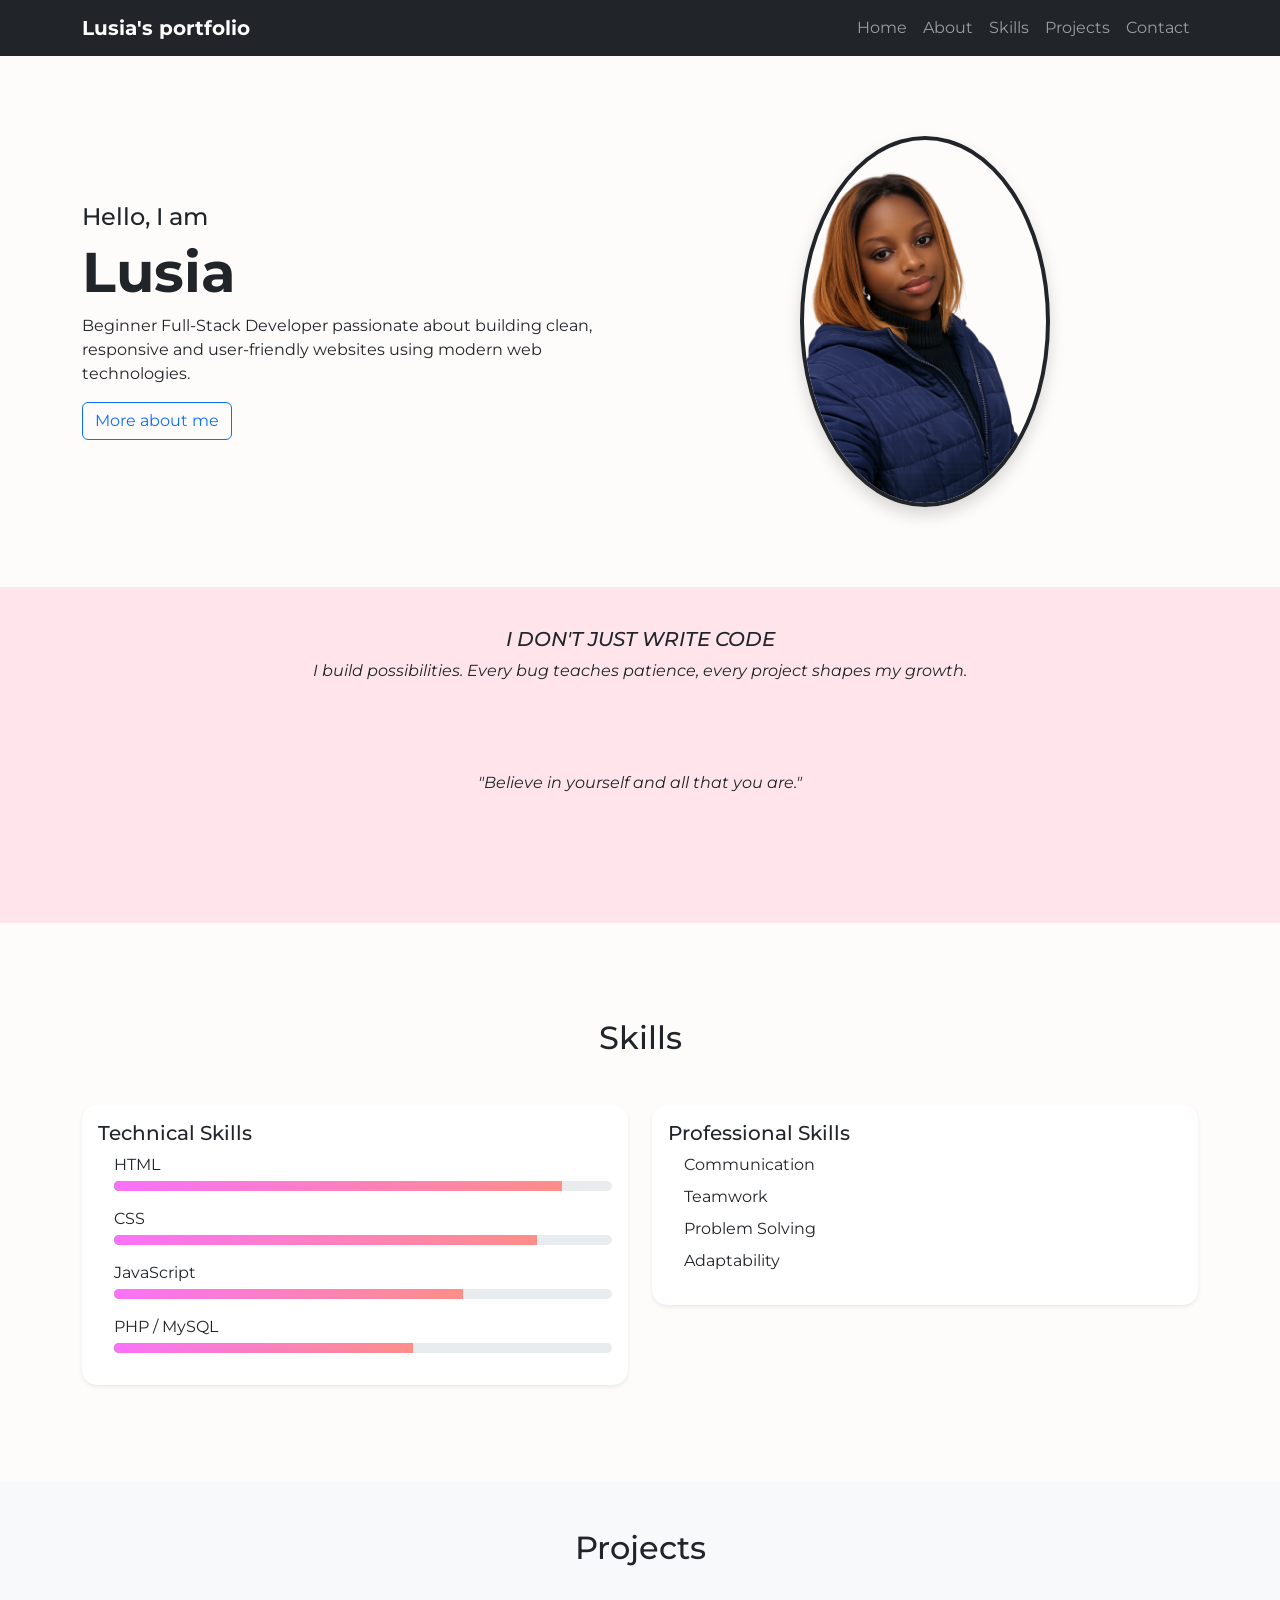
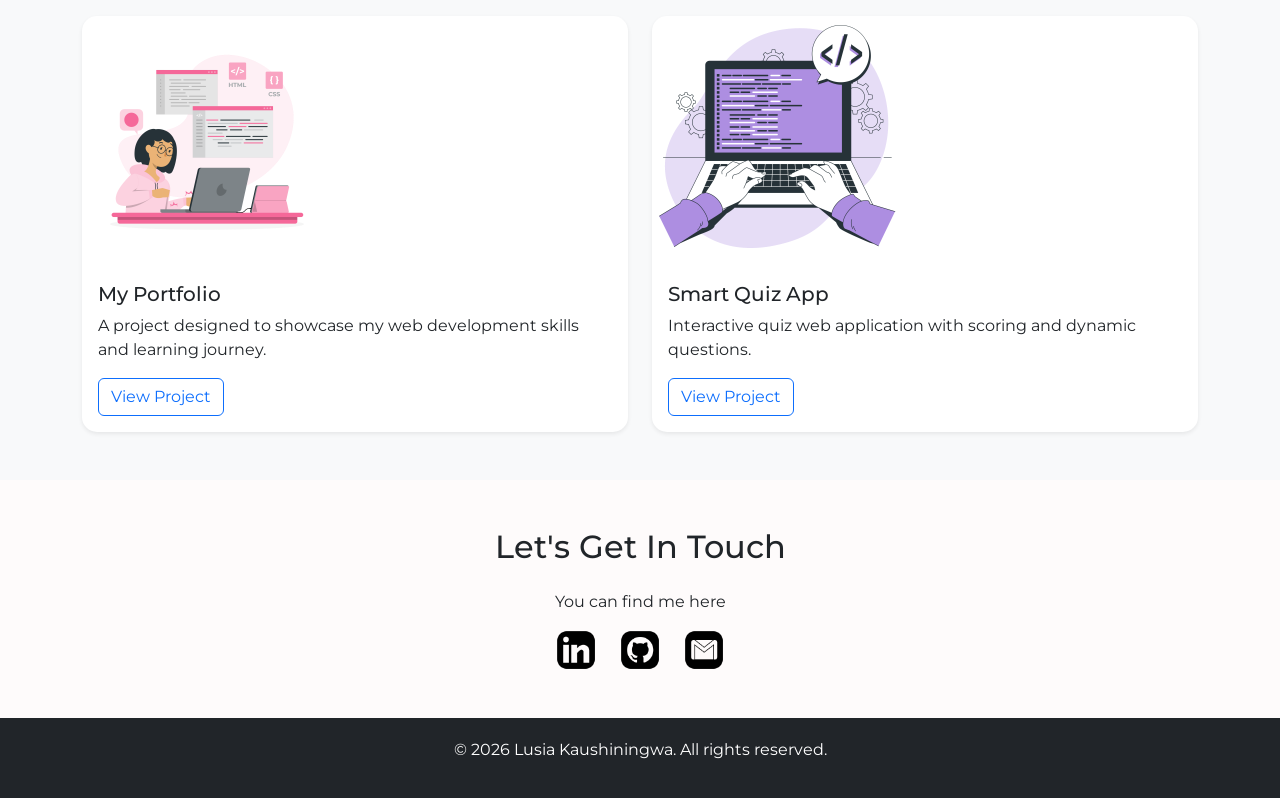
<file: index.html>
<!doctype html>
<html lang="en">

<head>
    <meta charset="UTF-8" />
    <meta name="viewport" content="width=device-width, initial-scale=1" />

    <title>Lusia Kaushiningwa | Portfolio</title>

    <meta name="description" content="Portfolio of Lusia Kaushiningwa - Beginner Full Stack Developer" />

    <link rel="icon" href="assets/Code blossom.jpg" />

    <!-- Bootstrap CSS -->
    <link href="https://cdn.jsdelivr.net/npm/bootstrap@5.3.2/dist/css/bootstrap.min.css" rel="stylesheet" />

    <!-- My Custom CSS LAST -->
    <link rel="stylesheet" href="../css/style.css" />

    <!-- Google Fonts -->
    <link href="https://fonts.googleapis.com/css2?family=Montserrat:wght@300;400;600&display=swap" rel="stylesheet" />
    <link href="https://fonts.googleapis.com/css2?family=Pacifico&family=Dancing+Script&display=swap" rel="stylesheet" />
</head>

<body>
    <!-- NAVBAR -->
    <nav class="navbar navbar-expand-lg navbar-dark bg-dark sticky-top">
        <div class="container">
            <a class="navbar-brand fw-bold" href="#">Lusia's portfolio</a>

            <button class="navbar-toggler" type="button" data-bs-toggle="collapse" data-bs-target="#navMenu">
          <span class="navbar-toggler-icon"></span>
        </button>

            <div class="collapse navbar-collapse" id="navMenu">
                <ul class="navbar-nav ms-auto">
                    <li class="nav-item">
                        <a class="nav-link" href="#">Home</a>
                    </li>

                    <li class="nav-item">
                        <a class="nav-link" href="about-me.html">About</a>
                    </li>

                    <li class="nav-item">
                        <a class="nav-link" href="skill-set.html">Skills</a>
                    </li>

                    <li class="nav-item">
                        <a class="nav-link" href="portfolio.html">Projects</a>
                    </li>

                    <li class="nav-item">
                        <a class="nav-link" href="#contact">Contact</a>
                    </li>
                </ul>
            </div>
        </div>
    </nav>

    <!-- HERO -->
    <section class="hero">
        <div class="container">
            <div class="row align-items-center">
                <div class="col-md-6">
                    <h4>Hello, I am</h4>

                    <h1 class="display-4 fw-bold">Lusia</h1>

                    <p>
                        Beginner Full-Stack Developer passionate about building clean, responsive and user-friendly websites using modern web technologies.
                    </p>

                    <a href="about-me.html" class="btn btn-outline-primary">
              More about me
            </a>
                </div>

                <div class="col-md-6 text-center">
                    <img src="assets/Lusia.png" class="img-fluid rounded-circle border border-4 border-dark shadow" alt="Lusia" style="width: 250px" />
                </div>
            </div>
        </div>
    </section>

    <!-- QUOTE -->
    <section class="quote">
        <div class="container">
            <h5 class="text-uppercase">I don't just write code</h5>

            <p>
                I build possibilities. Every bug teaches patience, every project shapes my growth.
            </p>
        </div>
        <blockquote class="quote text-center my-5">
            "Believe in yourself and all that you are."
        </blockquote>
    </section>

    <!-- SKILLS -->
    <section class="py-5">
        <div class="container py-5">
            <h2 class="text-center mb-5">Skills</h2>
            <div class="row g-4">
                <div class="col-md-6">
                    <div class="card shadow-sm">
                        <div class="card-body">
                            <h5>Technical Skills</h5>

                            <div class="mb-3 ps-3">
                                <p class="mb-1">HTML</p>
                                <div class="progress">
                                    <div class="progress-bar bg-success" style="width: 90%"></div>
                                </div>
                            </div>

                            <div class="mb-3 ps-3">
                                <p class="mb-1">CSS</p>
                                <div class="progress">
                                    <div class="progress-bar bg-info" style="width: 85%"></div>
                                </div>
                            </div>

                            <div class="mb-3 ps-3">
                                <p class="mb-1">JavaScript</p>
                                <div class="progress">
                                    <div class="progress-bar bg-warning" style="width: 70%"></div>
                                </div>
                            </div>

                            <div class="mb-3 ps-3">
                                <p class="mb-1">PHP / MySQL</p>
                                <div class="progress">
                                    <div class="progress-bar bg-secondary" style="width: 60%"></div>
                                </div>
                            </div>
                        </div>
                    </div>
                </div>
                <div class="col-md-6">
                    <div class="card shadow-sm">
                        <div class="card-body">
                            <h5>Professional Skills</h5>

                            <ul class="mb-3 ps-3">
                                <li class="mb-2">Communication</li>
                                <li class="mb-2">Teamwork</li>
                                <li class="mb-2">Problem Solving</li>
                                <li class="mb-2">Adaptability</li>
                            </ul>
                        </div>
                    </div>
                </div>
            </div>
        </div>
    </section>

    <!-- PROJECTS -->
    <section class="bg-light">
        <div class="container py-5">
            <h2 class="text-center mb-5">Projects</h2>

            <div class="row g-4">
                <div class="col-md-6">
                    <div class="card shadow-sm">
                        <img src="assets/project1.png" class="card-img-top" style="width: 250px" />

                        <div class="card-body">
                            <h5 class="card-title">My Portfolio</h5>

                            <p class="card-text">
                                A project designed to showcase my web development skills and learning journey.
                            </p>

                            <a href="portfolio.html" class="btn btn-outline-primary">
                View Project
              </a>
                        </div>
                    </div>
                </div>

                <div class="col-md-6">
                    <div class="card shadow-sm">
                        <img src="assets/project2.png" class="card-img-top" style="width: 250px" />

                        <div class="card-body">
                            <h5 class="card-title">Smart Quiz App</h5>

                            <p class="card-text">
                                Interactive quiz web application with scoring and dynamic questions.
                            </p>

                            <a href="portfolio.html" class="btn btn-outline-primary">
                View Project
              </a>
                        </div>
                    </div>
                </div>
            </div>
        </div>
    </section>

    <!-- CONTACT -->
    <section id="contact" class="container text-center py-5">
        <h2 class="mb-4">Let's Get In Touch</h2>

        <p>You can find me here</p>

        <div class="d-flex justify-content-center gap-4 mt-3">
            <a href="https://linkedin.com">
                <img src="assets/linkedin.png" width="40" />
            </a>

            <a href="https://github.com">
                <img src="assets/github.png" width="40" />
            </a>

            <a href="mailto:lusia.kaushiningwa@gmail.com">
                <img src="assets/email.png" width="40" />
            </a>
        </div>
    </section>

    <!-- FOOTER -->
    <footer>
        <p>© 2026 Lusia Kaushiningwa. All rights reserved.</p>
    </footer>

    <!-- Bootstrap JS -->
    <script src="https://cdn.jsdelivr.net/npm/bootstrap@5.3.2/dist/js/bootstrap.bundle.min.js"></script>
</body>

</html>
</file>
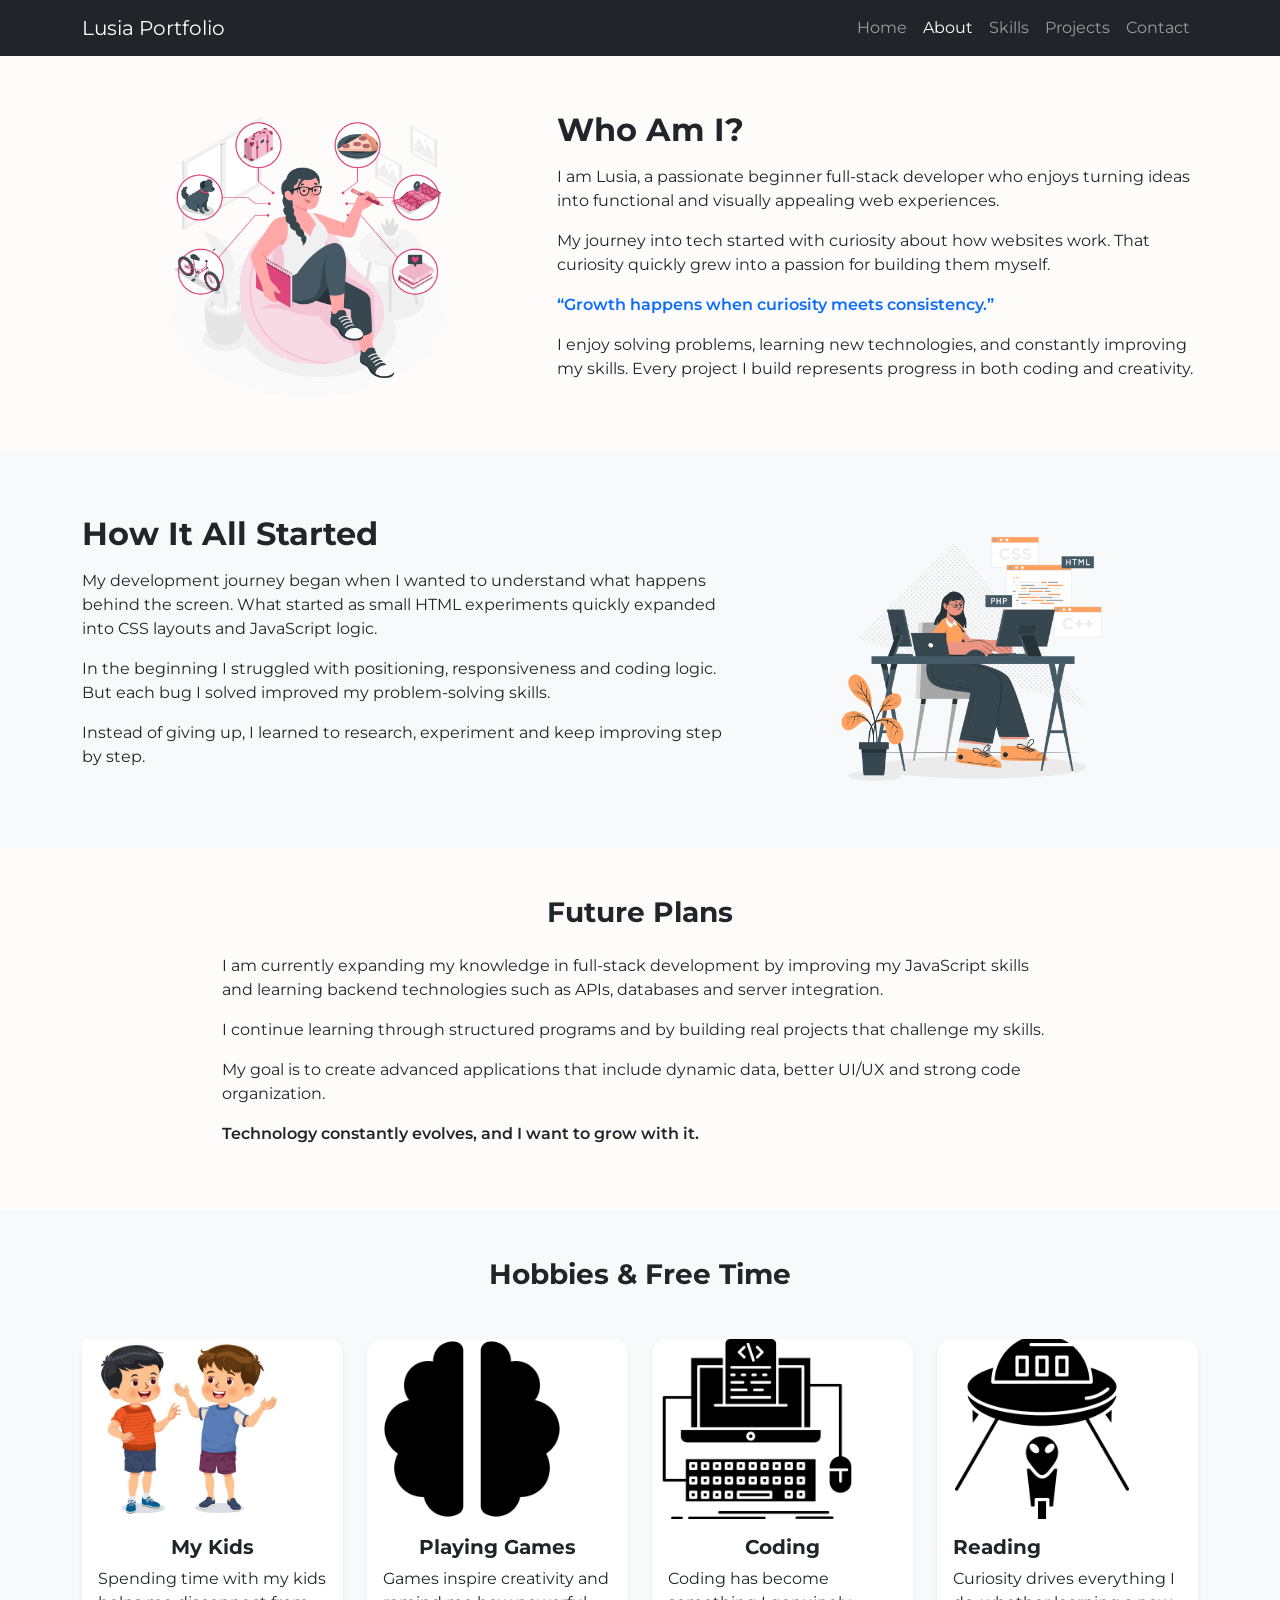
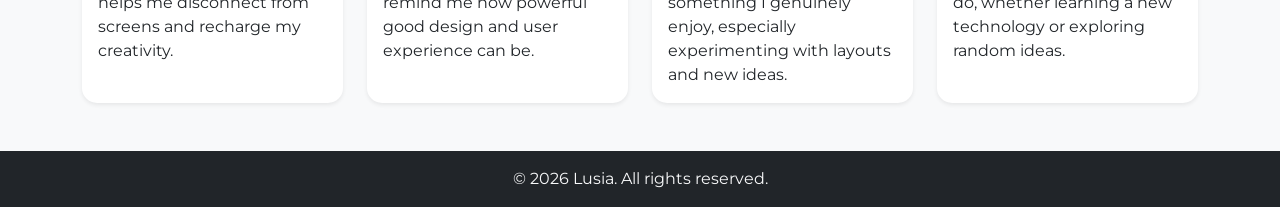
<file: about-me.html>
<!doctype html>
<html lang="en">

<head>
    <meta charset="UTF-8" />
    <meta name="viewport" content="width=device-width, initial-scale=1" />

    <title>Lusia Portfolio - About Me</title>

    <link rel="icon" href="assets/Code blossom.jpg" />

    <!-- Bootstrap -->
    <link href="https://cdn.jsdelivr.net/npm/bootstrap@5.3.2/dist/css/bootstrap.min.css" rel="stylesheet" />

    <!-- My Custom CSS LAST -->
    <link rel="stylesheet" href="../css/style.css" />
    <!-- Google Fonts -->
    <link rel="preconnect" href="https://fonts.googleapis.com" />
    <link rel="preconnect" href="https://fonts.gstatic.com" crossorigin />

    <link href="https://fonts.googleapis.com/css2?family=Montserrat:wght@200;400;600&display=swap" rel="stylesheet" />

</head>

<body>
    <!-- Navbar -->
    <nav class="navbar navbar-expand-lg navbar-dark bg-dark sticky-top">
        <div class="container">
            <a class="navbar-brand" href="index.html">Lusia Portfolio</a>

            <button class="navbar-toggler" type="button" data-bs-toggle="collapse" data-bs-target="#navbarNav">
          <span class="navbar-toggler-icon"></span>
        </button>

            <div class="collapse navbar-collapse" id="navbarNav">
                <ul class="navbar-nav ms-auto">
                    <li class="nav-item">
                        <a class="nav-link" href="index.html">Home</a>
                    </li>

                    <li class="nav-item">
                        <a class="nav-link active" href="about-me.html">About</a>
                    </li>

                    <li class="nav-item">
                        <a class="nav-link" href="skill-set.html">Skills</a>
                    </li>

                    <li class="nav-item">
                        <a class="nav-link" href="portfolio.html">Projects</a>
                    </li>

                    <li class="nav-item">
                        <a class="nav-link" href="index.html#contact-me">Contact</a>
                    </li>
                </ul>
            </div>
        </div>
    </nav>

    <!-- Section 1 : Who am I -->
    <section class="py-5">
        <div class="container">
            <div class="row align-items-center g-4">
                <div class="col-md-5 text-center">
                    <img src="assets/about-me1.png" class="img-fluid about-img" />
                </div>

                <div class="col-md-7">
                    <h2 class="fw-bold mb-3">Who Am I?</h2>

                    <p>
                        I am Lusia, a passionate beginner full-stack developer who enjoys turning ideas into functional and visually appealing web experiences.
                    </p>

                    <p>
                        My journey into tech started with curiosity about how websites work. That curiosity quickly grew into a passion for building them myself.
                    </p>

                    <p class="fw-semibold text-primary">
                        “Growth happens when curiosity meets consistency.”
                    </p>

                    <p>
                        I enjoy solving problems, learning new technologies, and constantly improving my skills. Every project I build represents progress in both coding and creativity.
                    </p>
                </div>
            </div>
        </div>
    </section>

    <!-- Section 2 : Story -->
    <section class="bg-light py-5">
        <div class="container">
            <div class="row align-items-center g-4">
                <div class="col-md-7">
                    <h2 class="fw-bold mb-3">How It All Started</h2>

                    <p>
                        My development journey began when I wanted to understand what happens behind the screen. What started as small HTML experiments quickly expanded into CSS layouts and JavaScript logic.
                    </p>

                    <p>
                        In the beginning I struggled with positioning, responsiveness and coding logic. But each bug I solved improved my problem-solving skills.
                    </p>

                    <p>
                        Instead of giving up, I learned to research, experiment and keep improving step by step.
                    </p>
                </div>

                <div class="col-md-5 text-center">
                    <img src="assets/about-me2.png" class="img-fluid about-img" />
                </div>
            </div>
        </div>
    </section>

    <!-- Section 3 : Future Plans -->
    <section class="py-5">
        <div class="container">
            <h3 class="text-center mb-4 fw-bold">Future Plans</h3>

            <div class="col-lg-9 mx-auto">
                <p>
                    I am currently expanding my knowledge in full-stack development by improving my JavaScript skills and learning backend technologies such as APIs, databases and server integration.
                </p>

                <p>
                    I continue learning through structured programs and by building real projects that challenge my skills.
                </p>

                <p>
                    My goal is to create advanced applications that include dynamic data, better UI/UX and strong code organization.
                </p>

                <p class="fw-semibold">
                    Technology constantly evolves, and I want to grow with it.
                </p>
            </div>
        </div>
    </section>

    <!-- Section 4 : Hobbies -->
    <section class="bg-light py-5">
        <div class="container">
            <h3 class="text-center mb-5 fw-bold">Hobbies & Free Time</h3>

            <div class="row g-4">
                <!-- Card 1 -->
                <div class="col-md-6 col-lg-3">
                    <div class="card h-100 shadow-sm">
                        <img src="assets/Kids.jpg" class="card-img-top hobby-img" style="width:210px" />

                        <div class="card-body">
                            <h5 class="card-title text-center fw-bold">My Kids</h5>

                            <p class="card-text">
                                Spending time with my kids helps me disconnect from screens and recharge my creativity.
                            </p>
                        </div>
                    </div>
                </div>

                <!-- Card 2 -->
                <div class="col-md-6 col-lg-3">
                    <div class="card h-100 shadow-sm">
                        <img src="assets/board-game.png" class="card-img-top hobby-img" style="width:210px" />

                        <div class="card-body">
                            <h5 class="card-title text-center fw-bold">Playing Games</h5>

                            <p class="card-text">
                                Games inspire creativity and remind me how powerful good design and user experience can be.
                            </p>
                        </div>
                    </div>
                </div>

                <!-- Card 3 -->
                <div class="col-md-6 col-lg-3">
                    <div class="card h-100 shadow-sm">
                        <img src="assets/coding.png" class="card-img-top hobby-img" style="width:210px" />

                        <div class="card-body">
                            <h5 class="card-title text-center fw-bold">Coding</h5>

                            <p class="card-text">
                                Coding has become something I genuinely enjoy, especially experimenting with layouts and new ideas.
                            </p>
                        </div>
                    </div>
                </div>

                <!-- Card 4 -->
                <div class="col-md-6 col-lg-3">
                    <div class="card h-100 shadow-sm">
                        <img src="assets/plot-reading.png" class="card-img-top hobby-img" style="width:210px" />

                        <div class="card-body">
                            <h5 class="card-title text-bold-center fw-bold">Reading</h5>

                            <p class="card-text">
                                Curiosity drives everything I do, whether learning a new technology or exploring random ideas.
                            </p>
                        </div>
                    </div>
                </div>
            </div>
        </div>
    </section>

    <!-- Footer -->
    <footer class="bg-dark text-light text-center py-3">
        <p class="mb-0">© 2026 Lusia. All rights reserved.</p>
    </footer>

    <script src="https://cdn.jsdelivr.net/npm/bootstrap@5.3.2/dist/js/bootstrap.bundle.min.js"></script>
</body>

</html>
</file>
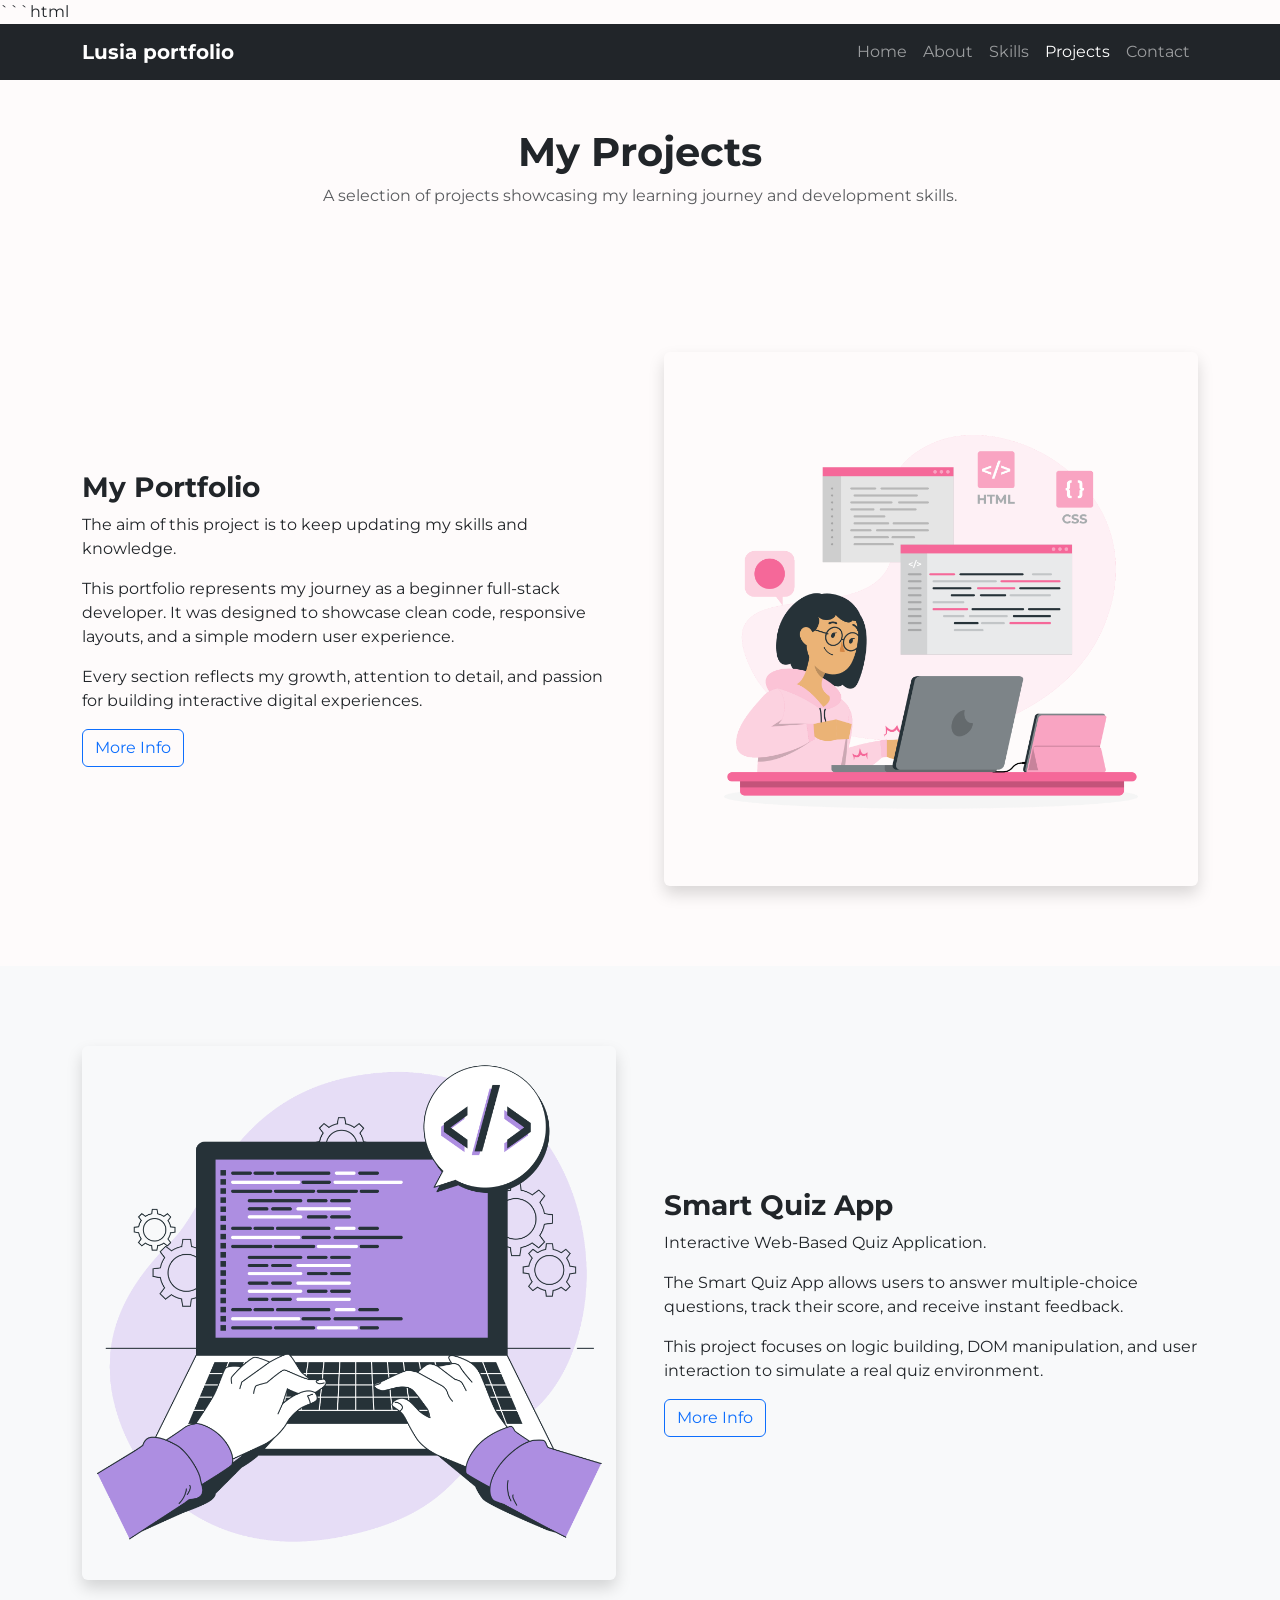
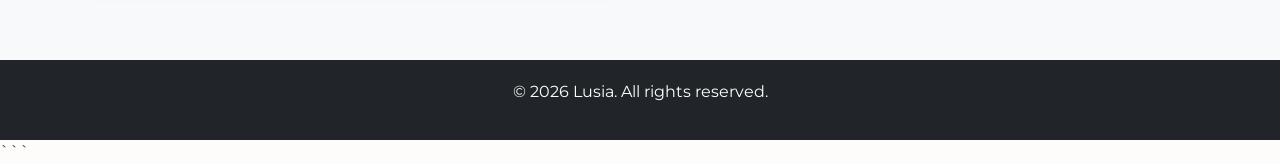
<file: portfolio.html>
```html
<!doctype html>
<html lang="en">

<head>
    <meta charset="UTF-8" />
    <meta name="viewport" content="width=device-width, initial-scale=1" />

    <title>Lusia | Projects</title>

    <meta name="description" content="Portfolio of Lusia Kaushiningwa showcasing web development projects" />
    <meta name="author" content="Lusia Kaushiningwa" />

    <link rel="icon" href="assets/Code blossom.jpg" />

    <!-- Bootstrap CSS -->
    <link href="https://cdn.jsdelivr.net/npm/bootstrap@5.3.2/dist/css/bootstrap.min.css" rel="stylesheet" />
    <!-- My Custom CSS LAST -->
    <link rel="stylesheet" href="../css/style.css" />
    <!-- Google Fonts -->
    <link href="https://fonts.googleapis.com/css2?family=Montserrat:wght@300;400;600&display=swap" rel="stylesheet" />
</head>

<body>
    <!-- NAVBAR -->
    <nav class="navbar navbar-expand-lg navbar-dark bg-dark sticky-top">
        <div class="container">
            <a class="navbar-brand fw-bold" href="index.html">Lusia portfolio</a>

            <button class="navbar-toggler" type="button" data-bs-toggle="collapse" data-bs-target="#navMenu">
          <span class="navbar-toggler-icon"></span>
        </button>

            <div class="collapse navbar-collapse" id="navMenu">
                <ul class="navbar-nav ms-auto">
                    <li class="nav-item">
                        <a class="nav-link" href="index.html">Home</a>
                    </li>

                    <li class="nav-item">
                        <a class="nav-link" href="about-me.html">About</a>
                    </li>

                    <li class="nav-item">
                        <a class="nav-link" href="skill-set.html">Skills</a>
                    </li>

                    <li class="nav-item">
                        <a class="nav-link active" href="portfolio.html">Projects</a>
                    </li>

                    <li class="nav-item">
                        <a class="nav-link" href="index.html#contact">Contact</a>
                    </li>
                </ul>
            </div>
        </div>
    </nav>

    <!-- PAGE TITLE -->
    <section class="text-center py-5">
        <div class="container">
            <h1 class="fw-bold">My Projects</h1>

            <p class="text-muted">
                A selection of projects showcasing my learning journey and development skills.
            </p>
        </div>
    </section>

    <!-- PROJECT 1 -->
    <section class="project-section">
        <div class="container">
            <div class="row align-items-center g-5">
                <div class="col-md-6">
                    <h3 class="fw-bold">My Portfolio</h3>

                    <p>
                        The aim of this project is to keep updating my skills and knowledge.
                    </p>

                    <p>
                        This portfolio represents my journey as a beginner full-stack developer. It was designed to showcase clean code, responsive layouts, and a simple modern user experience.
                    </p>

                    <p>
                        Every section reflects my growth, attention to detail, and passion for building interactive digital experiences.
                    </p>

                    <a href="../projects/project1.html" class="btn btn-outline-primary">
              More Info
            </a>
                </div>

                <div class="col-md-6 text-center">
                    <a href="../projects/project1.html">
                        <img src="assets/project1.png" class="img-fluid rounded shadow" alt="Project 1" />
                    </a>
                </div>
            </div>
        </div>
    </section>

    <!-- PROJECT 2 -->
    <section class="project-section bg-light">
        <div class="container">
            <div class="row align-items-center g-5 flex-md-row-reverse">
                <div class="col-md-6">
                    <h3 class="fw-bold">Smart Quiz App</h3>

                    <p>Interactive Web-Based Quiz Application.</p>

                    <p>
                        The Smart Quiz App allows users to answer multiple-choice questions, track their score, and receive instant feedback.
                    </p>

                    <p>
                        This project focuses on logic building, DOM manipulation, and user interaction to simulate a real quiz environment.
                    </p>

                    <a href="../projects/project2.html" class="btn btn-outline-primary">
              More Info
            </a>
                </div>

                <div class="col-md-6 text-center">
                    <a href="../projects/project2.html">
                        <img src="assets/project2.png" class="img-fluid rounded shadow" alt="Project 2" />
                    </a>
                </div>
            </div>
        </div>
    </section>

    <!-- FOOTER -->
    <footer>
        <p>© 2026 Lusia. All rights reserved.</p>
    </footer>

    <!-- Bootstrap JS -->
    <script src="https://cdn.jsdelivr.net/npm/bootstrap@5.3.2/dist/js/bootstrap.bundle.min.js"></script>
</body>

</html>
```
</file>
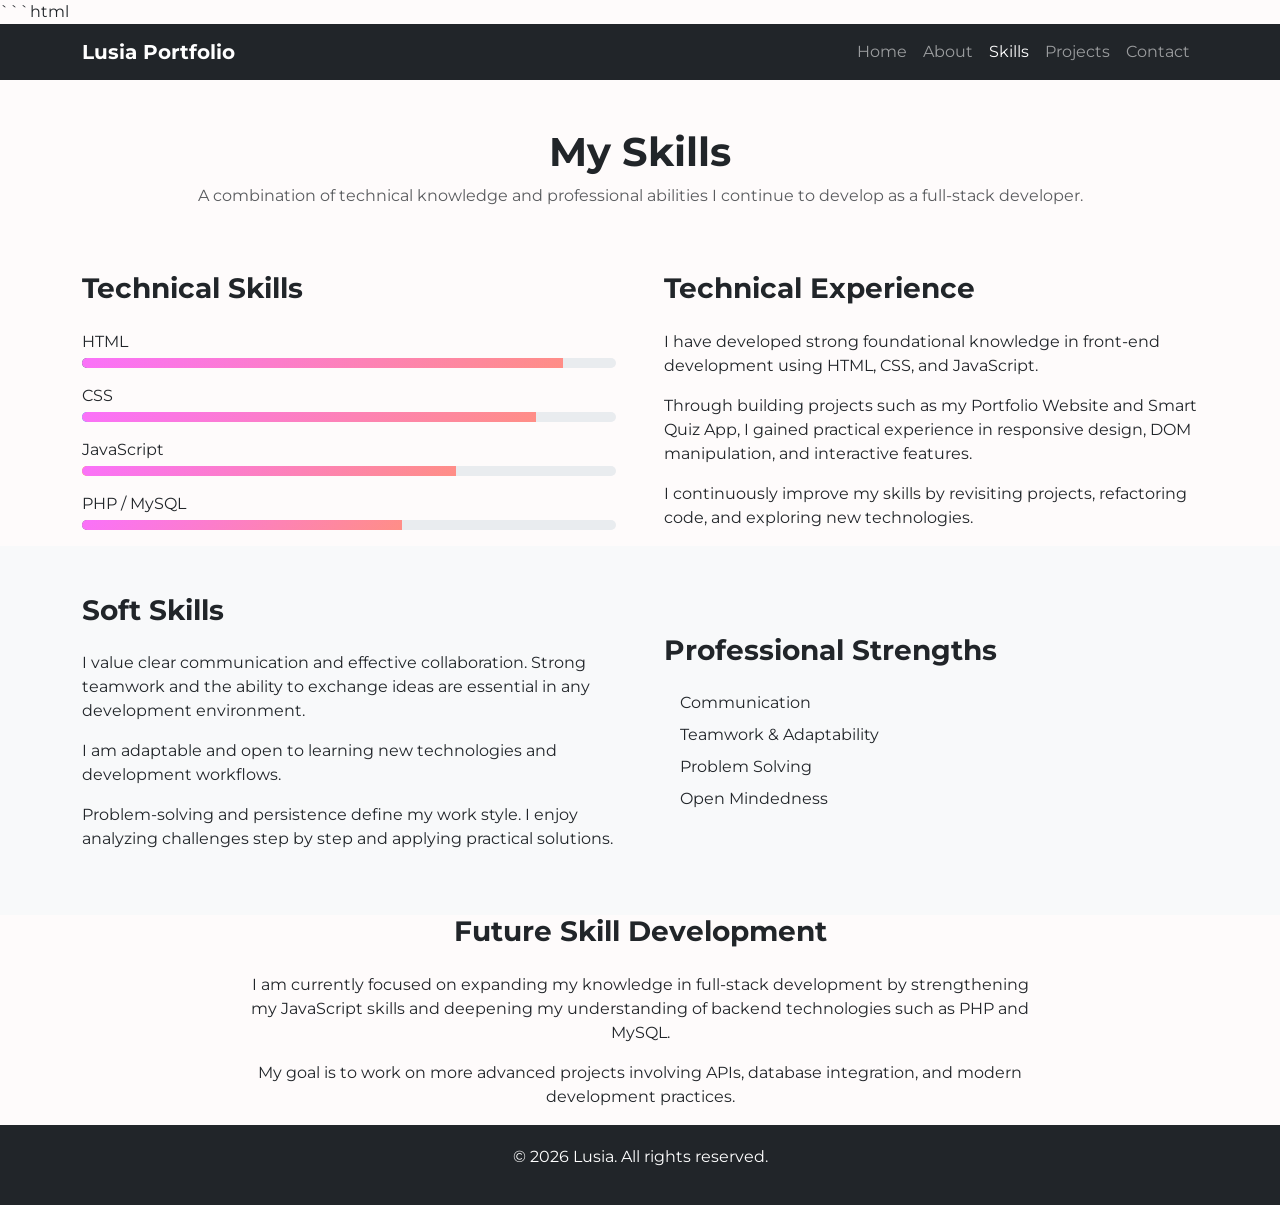
<file: skill-set.html>
```html
<!doctype html>
<html lang="en">

<head>
    <meta charset="UTF-8" />
    <meta name="viewport" content="width=device-width, initial-scale=1" />

    <title>Lusia Portfolio | Skills</title>

    <meta name="description" content="Portfolio of Lusia Kaushiningwa showcasing web development skills" />

    <link rel="icon" href="assets/Code blossom.jpg" />

    <!-- Bootstrap CSS -->
    <link href="https://cdn.jsdelivr.net/npm/bootstrap@5.3.2/dist/css/bootstrap.min.css" rel="stylesheet" />

    <!-- My Custom CSS LAST -->
    <link rel="stylesheet" href="../css/style.css" />

    <!-- Google Font -->
    <link href="https://fonts.googleapis.com/css2?family=Montserrat:wght@300;400;600&display=swap" rel="stylesheet" />

</head>

<body>
    <!-- NAVBAR -->
    <nav class="navbar navbar-expand-lg navbar-dark bg-dark sticky-top">
        <div class="container">
            <a class="navbar-brand fw-bold" href="index.html">Lusia Portfolio</a>

            <button class="navbar-toggler" type="button" data-bs-toggle="collapse" data-bs-target="#navMenu">
          <span class="navbar-toggler-icon"></span>
        </button>

            <div class="collapse navbar-collapse" id="navMenu">
                <ul class="navbar-nav ms-auto">
                    <li class="nav-item">
                        <a class="nav-link" href="index.html">Home</a>
                    </li>

                    <li class="nav-item">
                        <a class="nav-link" href="about-me.html">About</a>
                    </li>

                    <li class="nav-item">
                        <a class="nav-link active" href="skill-set.html">Skills</a>
                    </li>

                    <li class="nav-item">
                        <a class="nav-link" href="portfolio.html">Projects</a>
                    </li>

                    <li class="nav-item">
                        <a class="nav-link" href="index.html#contact">Contact</a>
                    </li>
                </ul>
            </div>
        </div>
    </nav>

    <!-- PAGE TITLE -->
    <section class="text-center py-5">
        <div class="container">
            <h1 class="fw-bold">My Skills</h1>

            <p class="text-muted">
                A combination of technical knowledge and professional abilities I continue to develop as a full-stack developer.
            </p>
        </div>
    </section>

    <!-- TECHNICAL SKILLS -->
    <section class="section-space">
        <div class="container">
            <div class="row align-items-center g-5">
                <div class="col-md-6">
                    <h3 class="fw-bold mb-4">Technical Skills</h3>

                    <div class="mb-3">
                        <p class="mb-1">HTML</p>
                        <div class="progress">
                            <div class="progress-bar bg-success" style="width: 90%"></div>
                        </div>
                    </div>

                    <div class="mb-3">
                        <p class="mb-1">CSS</p>
                        <div class="progress">
                            <div class="progress-bar bg-info" style="width: 85%"></div>
                        </div>
                    </div>

                    <div class="mb-3">
                        <p class="mb-1">JavaScript</p>
                        <div class="progress">
                            <div class="progress-bar bg-warning" style="width: 70%"></div>
                        </div>
                    </div>

                    <div class="mb-3">
                        <p class="mb-1">PHP / MySQL</p>
                        <div class="progress">
                            <div class="progress-bar bg-secondary" style="width: 60%"></div>
                        </div>
                    </div>
                </div>

                <div class="col-md-6">
                    <h3 class="fw-bold mb-4">Technical Experience</h3>

                    <p>
                        I have developed strong foundational knowledge in front-end development using HTML, CSS, and JavaScript.
                    </p>

                    <p>
                        Through building projects such as my Portfolio Website and Smart Quiz App, I gained practical experience in responsive design, DOM manipulation, and interactive features.
                    </p>

                    <p>
                        I continuously improve my skills by revisiting projects, refactoring code, and exploring new technologies.
                    </p>
                </div>
            </div>
        </div>
    </section>

    <!-- SOFT SKILLS -->
    <section class="bg-light py-5">
        <div class="container">
            <div class="row align-items-center g-5">
                <div class="col-md-6">
                    <h3 class="fw-bold mb-4">Soft Skills</h3>
                    <p>
                        I value clear communication and effective collaboration. Strong teamwork and the ability to exchange ideas are essential in any development environment.
                    </p>
                    <p>
                        I am adaptable and open to learning new technologies and development workflows.
                    </p>
                    <p>
                        Problem-solving and persistence define my work style. I enjoy analyzing challenges step by step and applying practical solutions.
                    </p>
                </div>

                <div class="col-md-6">
                    <h3 class="fw-bold mb-4">Professional Strengths</h3>

                    <ul class="mb-3 ps-3">
                        <li class="mb-2">Communication</li>
                        <li class="mb-2">Teamwork & Adaptability</li>
                        <li class="mb-2">Problem Solving</li>
                        <li class="mb-2">Open Mindedness</li>
                    </ul>
                </div>
            </div>
        </div>
    </section>

    <!-- FUTURE SKILLS -->
    <section class="section-space">
        <div class="container text-center">
            <h3 class="fw-bold mb-4">Future Skill Development</h3>

            <p class="mx-auto" style="max-width: 800px">
                I am currently focused on expanding my knowledge in full-stack development by strengthening my JavaScript skills and deepening my understanding of backend technologies such as PHP and MySQL.
            </p>

            <p class="mx-auto" style="max-width: 800px">
                My goal is to work on more advanced projects involving APIs, database integration, and modern development practices.
            </p>
        </div>
    </section>

    <!-- FOOTER -->
    <footer>
        <p>© 2026 Lusia. All rights reserved.</p>
    </footer>

    <!-- Bootstrap JS -->
    <script src="https://cdn.jsdelivr.net/npm/bootstrap@5.3.2/dist/js/bootstrap.bundle.min.js"></script>
</body>

</html>
</file>
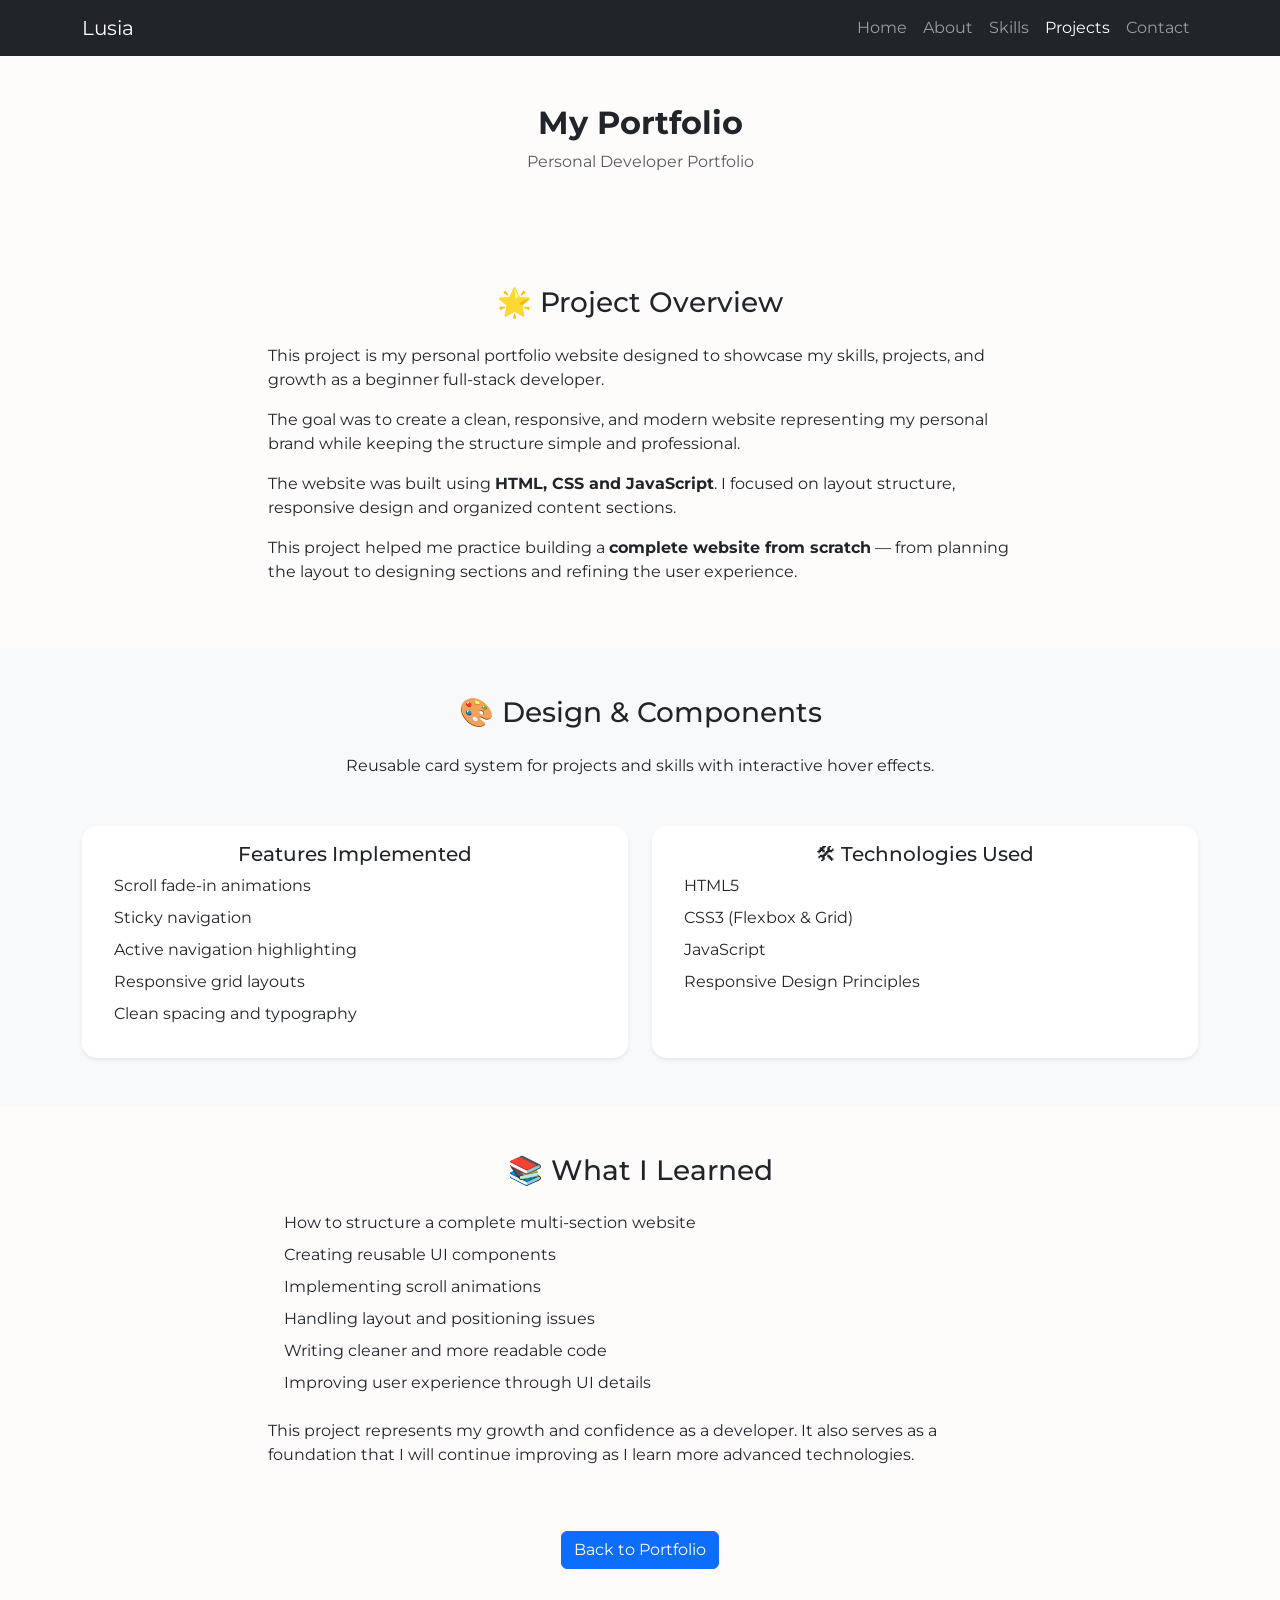
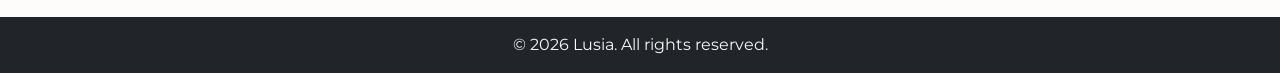
<file: projects/project1.html>
<!doctype html>
<html lang="en">

<head>
    <meta charset="UTF-8" />
    <meta name="viewport" content="width=device-width, initial-scale=1" />

    <title>Lusia Portfolio - Project 1</title>

    <link rel="icon" href="../assets/Code blossom.jpg" />

    <!-- Bootstrap CSS -->
    <link href="https://cdn.jsdelivr.net/npm/bootstrap@5.3.2/dist/css/bootstrap.min.css" rel="stylesheet" />
    <!-- My Custom CSS LAST -->
    <link rel="stylesheet" href="../css/style.css" />
    <!-- Google Fonts -->
    <link rel="preconnect" href="https://fonts.googleapis.com" />
    <link rel="preconnect" href="https://fonts.gstatic.com" crossorigin />

    <link href="https://fonts.googleapis.com/css2?family=Montserrat:wght@200;400;600&display=swap" rel="stylesheet" />
</head>

<body>
    <!-- NAVBAR -->
    <nav class="navbar navbar-expand-lg navbar-dark bg-dark sticky-top">
        <div class="container">
            <a class="navbar-brand" href="../index.html">Lusia</a>

            <button class="navbar-toggler" type="button" data-bs-toggle="collapse" data-bs-target="#navMenu">
          <span class="navbar-toggler-icon"></span>
        </button>
            <div class="collapse navbar-collapse" id="navMenu">
                <ul class="navbar-nav ms-auto">
                    <li class="nav-item">
                        <a class="nav-link" href="../index.html">Home</a>
                    </li>

                    <li class="nav-item">
                        <a class="nav-link" href="../about-me.html">About</a>
                    </li>

                    <li class="nav-item">
                        <a class="nav-link" href="../skill-set.html">Skills</a>
                    </li>

                    <li class="nav-item">
                        <a class="nav-link active" href="../portfolio.html">Projects</a>
                    </li>

                    <li class="nav-item">
                        <a class="nav-link" href="../index.html#contact-me">Contact</a>
                    </li>
                </ul>
            </div>
        </div>
    </nav>

    <!-- PROJECT TITLE -->
    <section class="py-5 text-center">
        <div class="container">
            <h2 class="fw-bold">My Portfolio</h2>

            <p class="text-muted">Personal Developer Portfolio</p>
        </div>
    </section>

    <!-- PROJECT OVERVIEW -->
    <section class="py-5">
        <div class="container">
            <h3 class="text-center mb-4">🌟 Project Overview</h3>

            <div class="col-lg-8 mx-auto">
                <p>
                    This project is my personal portfolio website designed to showcase my skills, projects, and growth as a beginner full-stack developer.
                </p>

                <p>
                    The goal was to create a clean, responsive, and modern website representing my personal brand while keeping the structure simple and professional.
                </p>

                <p>
                    The website was built using
                    <strong>HTML, CSS and JavaScript</strong>. I focused on layout structure, responsive design and organized content sections.
                </p>

                <p>
                    This project helped me practice building a
                    <strong>complete website from scratch</strong> — from planning the layout to designing sections and refining the user experience.
                </p>
            </div>
        </div>
    </section>

    <!-- DESIGN SECTION -->
    <section class="bg-light py-5">
        <div class="container">
            <h3 class="text-center mb-4">🎨 Design & Components</h3>

            <p class="text-center mb-5">
                Reusable card system for projects and skills with interactive hover effects.
            </p>

            <div class="row g-4">
                <!-- Card 1 -->
                <div class="col-md-6">
                    <div class="card shadow-sm h-100">
                        <div class="card-body">
                            <h5 class="card-title text-center">Features Implemented</h5>

                            <ul class="mb-3 ps-3">
                                <li class="mb-2">Scroll fade-in animations</li>

                                <li class="mb-2">Sticky navigation</li>

                                <li class="mb-2">
                                    Active navigation highlighting
                                </li>

                                <li class="mb-2">Responsive grid layouts</li>

                                <li class="mb-2">Clean spacing and typography</li>
                            </ul>
                        </div>
                    </div>
                </div>

                <!-- Card 2 -->
                <div class="col-md-6">
                    <div class="card shadow-sm h-100">
                        <div class="card-body">
                            <h5 class="card-title text-center">🛠 Technologies Used</h5>

                            <ul class="mb-3 ps-3">
                                <li class="mb-2">HTML5</li>

                                <li class="mb-2">CSS3 (Flexbox & Grid)</li>

                                <li class="mb-2">JavaScript</li>

                                <li class="mb-2">Responsive Design Principles</li>
                            </ul>
                        </div>
                    </div>
                </div>
            </div>
        </div>
    </section>

    <!-- WHAT I LEARNED -->
    <section class="py-5">
        <div class="container">
            <h3 class="text-center mb-4">📚 What I Learned</h3>

            <div class="col-lg-8 mx-auto">
                <ul class="mb-3 ps-3">
                    <li class="mb-2">
                        How to structure a complete multi-section website
                    </li>

                    <li class="mb-2">Creating reusable UI components</li>

                    <li class="mb-2">Implementing scroll animations</li>

                    <li class="mb-2">
                        Handling layout and positioning issues
                    </li>

                    <li class="mb-2">
                        Writing cleaner and more readable code
                    </li>

                    <li class="mb-2">
                        Improving user experience through UI details
                    </li>
                </ul>

                <p class="mt-4">
                    This project represents my growth and confidence as a developer. It also serves as a foundation that I will continue improving as I learn more advanced technologies.
                </p>
            </div>
        </div>
    </section>

    <!-- BACK BUTTON -->
    <div class="text-center pb-5">
        <a href="../portfolio.html" class="btn btn-primary">
        Back to Portfolio
      </a>
    </div>

    <!-- FOOTER -->
    <footer class="bg-dark text-light text-center py-3">
        <p class="mb-0">© 2026 Lusia. All rights reserved.</p>
    </footer>

    <script src="https://cdn.jsdelivr.net/npm/bootstrap@5.3.2/dist/js/bootstrap.bundle.min.js"></script>
</body>

</html>
</file>
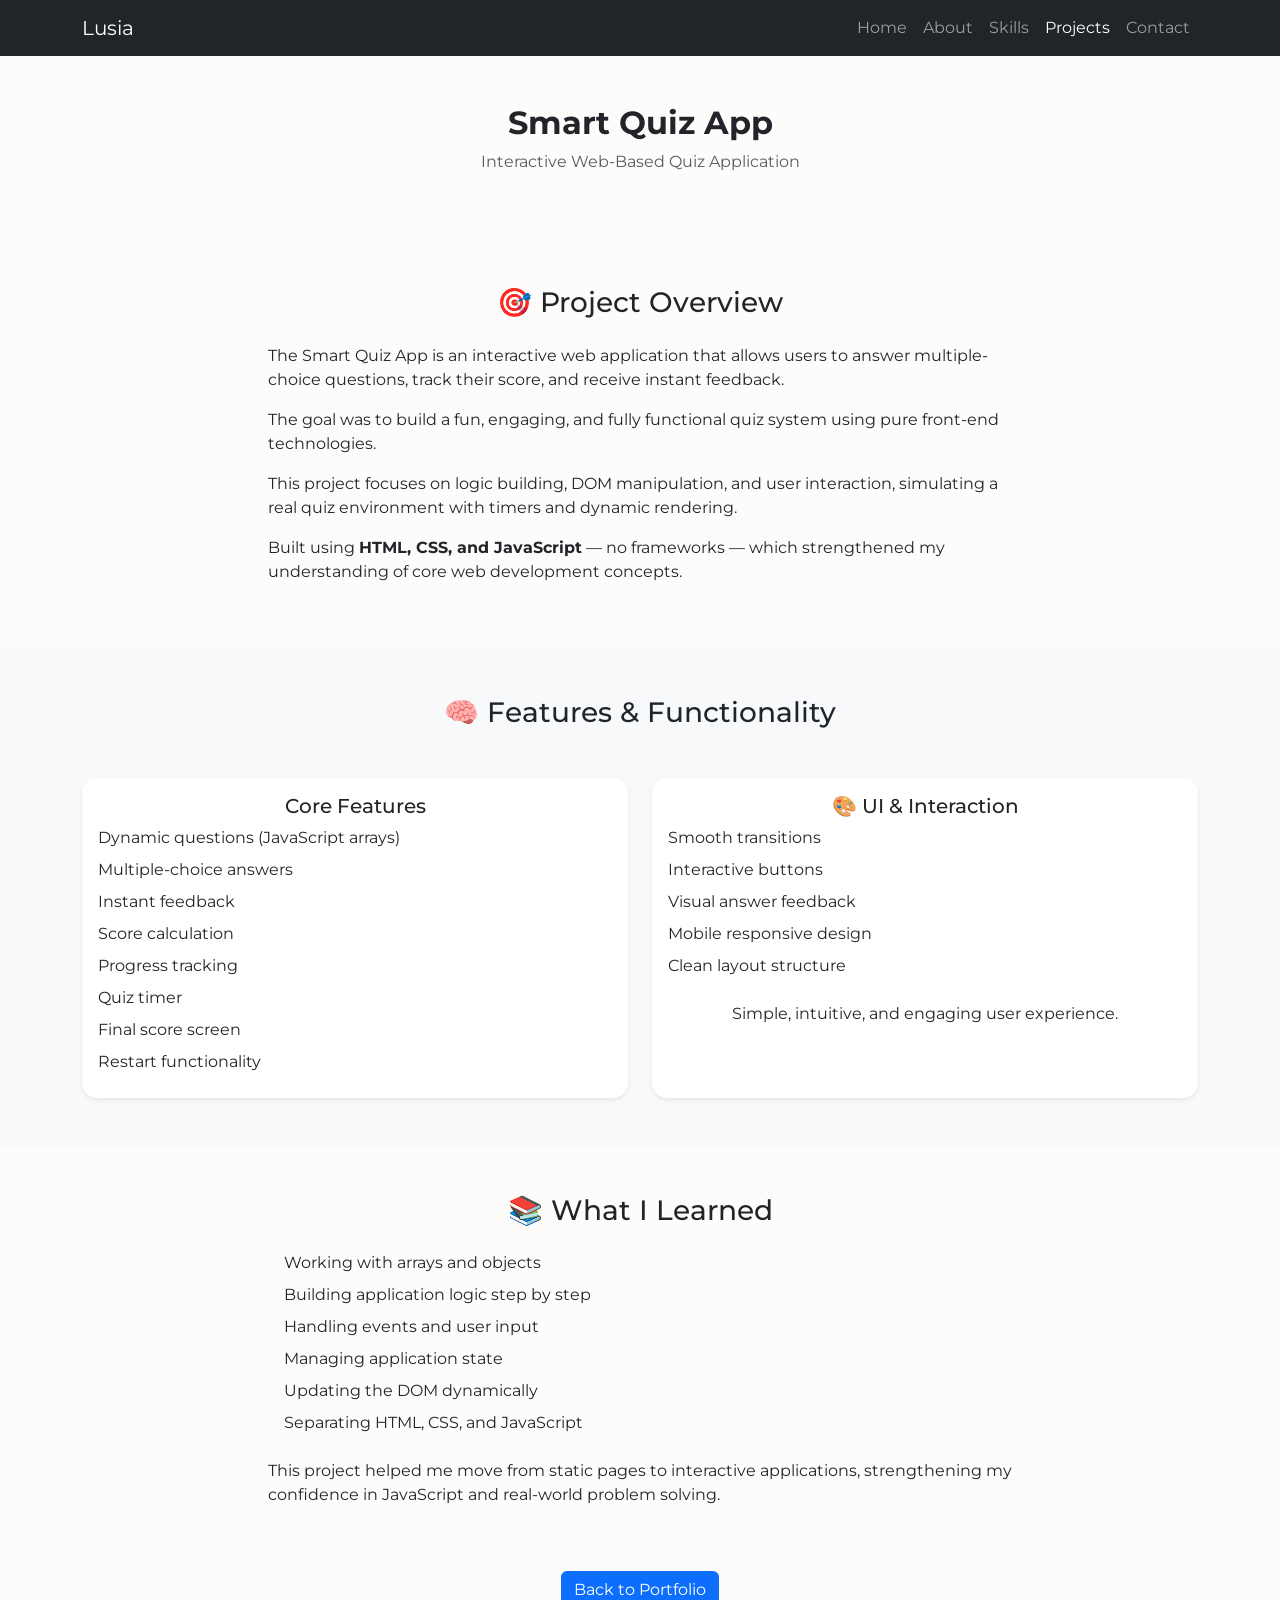
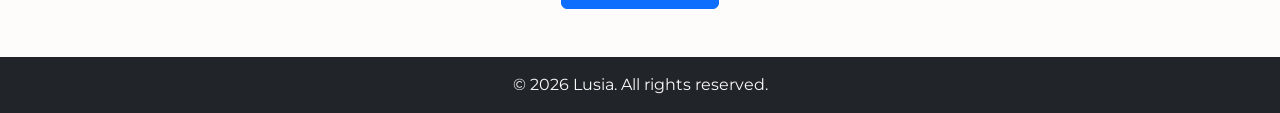
<file: projects/project2.html>
<!doctype html>
<html lang="en">

<head>
    <meta charset="UTF-8" />
    <meta name="viewport" content="width=device-width, initial-scale=1" />

    <title>Lusia Portfolio - Project 2</title>

    <link rel="icon" href="../assets/Code blossom.jpg" />

    <!-- Bootstrap -->
    <link href="https://cdn.jsdelivr.net/npm/bootstrap@5.3.2/dist/css/bootstrap.min.css" rel="stylesheet" />
    <!-- My Custom CSS LAST -->
    <link rel="stylesheet" href="../css/style.css" />
    <!-- Google Fonts -->
    <link href="https://fonts.googleapis.com/css2?family=Montserrat:wght@200;400;600&display=swap" rel="stylesheet" />

</head>

<body>
    <!-- NAVBAR -->
    <nav class="navbar navbar-expand-lg navbar-dark bg-dark sticky-top">
        <div class="container">
            <a class="navbar-brand" href="../index.html">Lusia</a>

            <button class="navbar-toggler" type="button" data-bs-toggle="collapse" data-bs-target="#navMenu">
          <span class="navbar-toggler-icon"></span>
        </button>

            <div class="collapse navbar-collapse" id="navMenu">
                <ul class="navbar-nav ms-auto">
                    <li class="nav-item">
                        <a class="nav-link" href="../index.html">Home</a>
                    </li>

                    <li class="nav-item">
                        <a class="nav-link" href="../about-me.html">About</a>
                    </li>

                    <li class="nav-item">
                        <a class="nav-link" href="../skill-set.html">Skills</a>
                    </li>

                    <li class="nav-item">
                        <a class="nav-link active" href="../portfolio.html">Projects</a>
                    </li>

                    <li class="nav-item">
                        <a class="nav-link" href="../index.html#contact-me">Contact</a>
                    </li>
                </ul>
            </div>
        </div>
    </nav>

    <!-- PROJECT TITLE -->
    <section class="py-5 text-center">
        <div class="container">
            <h2 class="fw-bold">Smart Quiz App</h2>

            <p class="text-muted">Interactive Web-Based Quiz Application</p>
        </div>
    </section>

    <!-- OVERVIEW -->
    <section class="py-5">
        <div class="container">
            <h3 class="text-center mb-4">🎯 Project Overview</h3>

            <div class="col-lg-8 mx-auto">
                <p>
                    The Smart Quiz App is an interactive web application that allows users to answer multiple-choice questions, track their score, and receive instant feedback.
                </p>

                <p>
                    The goal was to build a fun, engaging, and fully functional quiz system using pure front-end technologies.
                </p>

                <p>
                    This project focuses on logic building, DOM manipulation, and user interaction, simulating a real quiz environment with timers and dynamic rendering.
                </p>

                <p>
                    Built using <strong>HTML, CSS, and JavaScript</strong> — no frameworks — which strengthened my understanding of core web development concepts.
                </p>
            </div>
        </div>
    </section>

    <!-- FEATURES -->
    <section class="bg-light py-5">
        <div class="container">
            <h3 class="text-center mb-5">🧠 Features & Functionality</h3>

            <div class="row g-4">
                <!-- FEATURES CARD -->
                <div class="col-md-6">
                    <div class="card h-100 shadow-sm">
                        <div class="card-body">
                            <h5 class="card-title text-center">Core Features</h5>

                            <ul class="list-group list-group-flush">
                                <li class="mb-2">Dynamic questions (JavaScript arrays)</li>

                                <li class="mb-2">Multiple-choice answers</li>

                                <li class="mb-2">Instant feedback</li>

                                <li class="mb-2">Score calculation</li>

                                <li class="mb-2">Progress tracking</li>

                                <li class="mb-2">Quiz timer</li>

                                <li class="mb-2">Final score screen</li>

                                <li class="mb-2">Restart functionality</li>
                            </ul>
                        </div>
                    </div>
                </div>

                <!-- UI CARD -->
                <div class="col-md-6">
                    <div class="card h-100 shadow-sm">
                        <div class="card-body">
                            <h5 class="card-title text-center">🎨 UI & Interaction</h5>

                            <ul class="list-group list-group-flush">
                                <li class="mb-2">Smooth transitions</li>

                                <li class="mb-2">Interactive buttons</li>

                                <li class="mb-2">Visual answer feedback</li>

                                <li class="mb-2">Mobile responsive design</li>

                                <li class="mb-2">Clean layout structure</li>
                            </ul>

                            <p class="mt-3 text-center">
                                Simple, intuitive, and engaging user experience.
                            </p>
                        </div>
                    </div>
                </div>
            </div>
        </div>
    </section>

    <!-- WHAT I LEARNED -->
    <section class="py-5">
        <div class="container">
            <h3 class="text-center mb-4">📚 What I Learned</h3>

            <div class="col-lg-8 mx-auto">
                <ul class="mb-3 ps-3">
                    <li class="mb-2">Working with arrays and objects</li>

                    <li class="mb-2">Building application logic step by step</li>

                    <li class="mb-2">Handling events and user input</li>

                    <li class="mb-2">Managing application state</li>

                    <li class="mb-2">Updating the DOM dynamically</li>

                    <li class="mb-2">Separating HTML, CSS, and JavaScript</li>
                </ul>

                <p class="mt-4">
                    This project helped me move from static pages to interactive applications, strengthening my confidence in JavaScript and real-world problem solving.
                </p>
            </div>
        </div>
    </section>

    <!-- BACK BUTTON -->
    <div class="text-center pb-5">
        <a href="../portfolio.html" class="btn btn-primary">
        Back to Portfolio
      </a>
    </div>

    <!-- FOOTER -->
    <footer class="bg-dark text-light text-center py-3">
        <p class="mb-0">© 2026 Lusia. All rights reserved.</p>
    </footer>

    <script src="https://cdn.jsdelivr.net/npm/bootstrap@5.3.2/dist/js/bootstrap.bundle.min.js"></script>
</body>

</html>
</file>
<file: css/style.css>
/* BODY */
        
        body {
            background-color: rgba(253, 244, 244, 0.3);
            font-family: 'Montserrat', Arial, sans-serif;
        }
        /* HEADINGS */
        
        .large {
            font-family: 'Oswald', sans-serif;
            font-size: 4rem;
            font-weight: bold;
            letter-spacing: 4px;
            text-transform: uppercase;
            background: linear-gradient(135deg, rgb(250, 113, 250), rgb(255, 142, 134));
            -webkit-background-clip: text;
            -webkit-text-fill-color: transparent;
        }
        /* CARD (Enhance Bootstrap cards) */
        
        .card {
            border: none;
            border-radius: 15px;
            transition: transform 0.3s ease;
        }
        
        .card:hover {
            transform: translateY(-10px);
        }
        /* NAVBAR FIX 
        
        .navbar {
            background-color: #fff !important;
        }*/
        /* SKILLS BAR */
        
        .progress {
            height: 10px;
            border-radius: 20px;
        }
        
        .progress-bar {
            background: linear-gradient(135deg, rgb(250, 113, 250), rgb(255, 142, 134));
            animation: load 2s ease forwards;
        }
        
        @keyframes load {
            from {
                width: 0;
            }
        }
        /* DARK MODE (optional improvement) */
        
        body.dark-mode {
            background-color: #2d2d2d;
            color: white;
        }
        
        body {
            font-family: "Montserrat", sans-serif;
        }
        
        .hero {
            padding: 80px 0;
        }
        
        .quote {
            background: #ffe4ec;
            padding: 40px;
            text-align: center;
            font-style: italic;
        }
        
        footer {
            background: #212529;
            color: white;
            padding: 20px;
            text-align: center;
        }
        
        .profile-pic {
            width: 250px;
            height: 250px;
            object-fit: cover;
            border-radius: 50%;
        }
        
        .project-section {
            padding: 80px 0;
        }
        
        .about-img {
            max-width: 300px;
            border-radius: 15px;
        }
        
        .hobby-img {
            height: 180px;
            object-fit: cover;
        }
        
        ul {
            list-style: none;
        }
</file>
